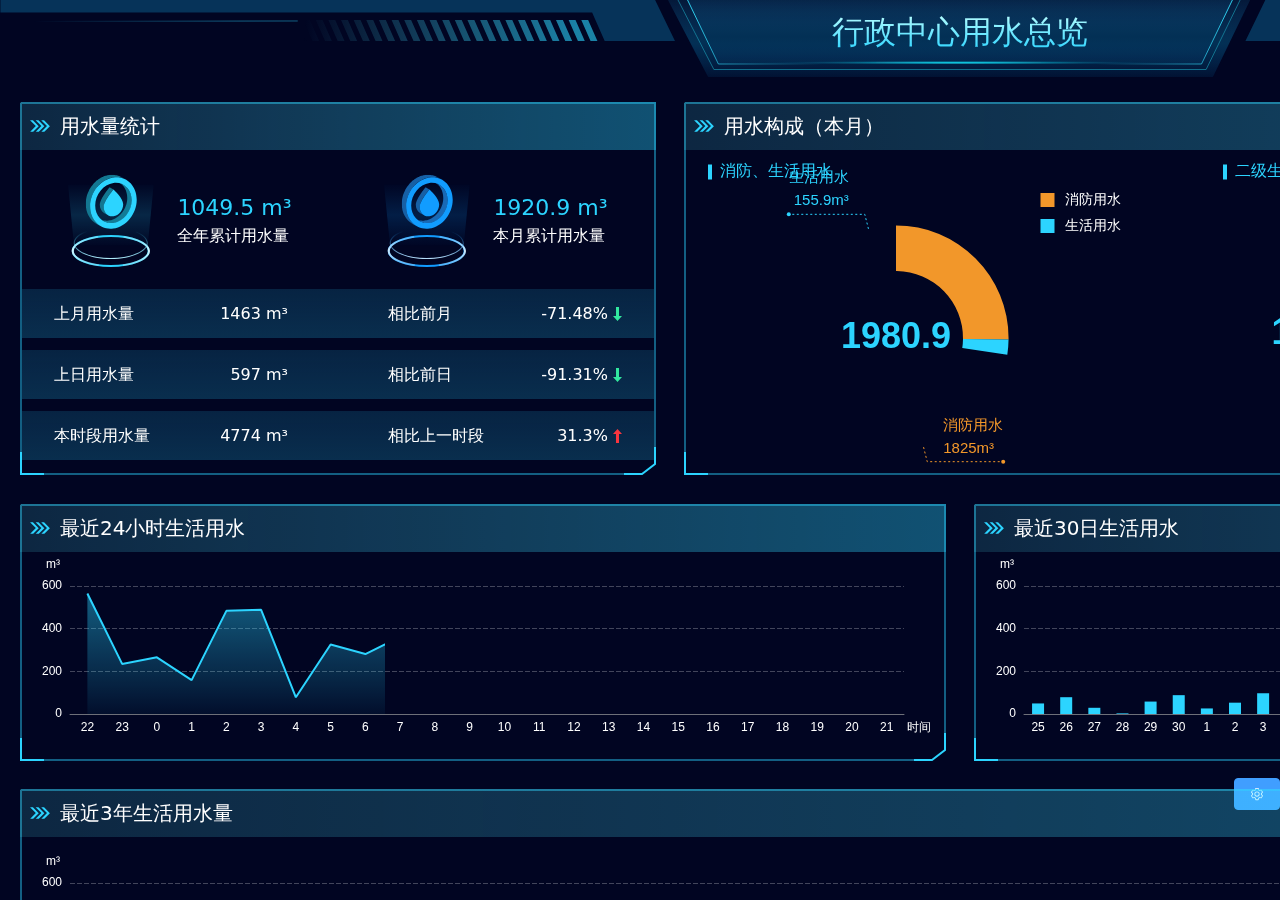
<file: demo1/index.html>
<!DOCTYPE html>
<html lang="en">
  <head>
    <meta charset="UTF-8" />
    <link rel="icon" href="/favicon.ico" />
    <meta name="viewport" content="width=device-width, initial-scale=1.0" />
    <title>海宁能耗</title>
    <script type="module" crossorigin src="/demo1/assets/index-ce16a8ef.js"></script>
    <link rel="stylesheet" href="/demo1/assets/index-19a83e5b.css">
  </head>
  <body>
    <div id="app"></div>
    
  </body>
</html>
</file>
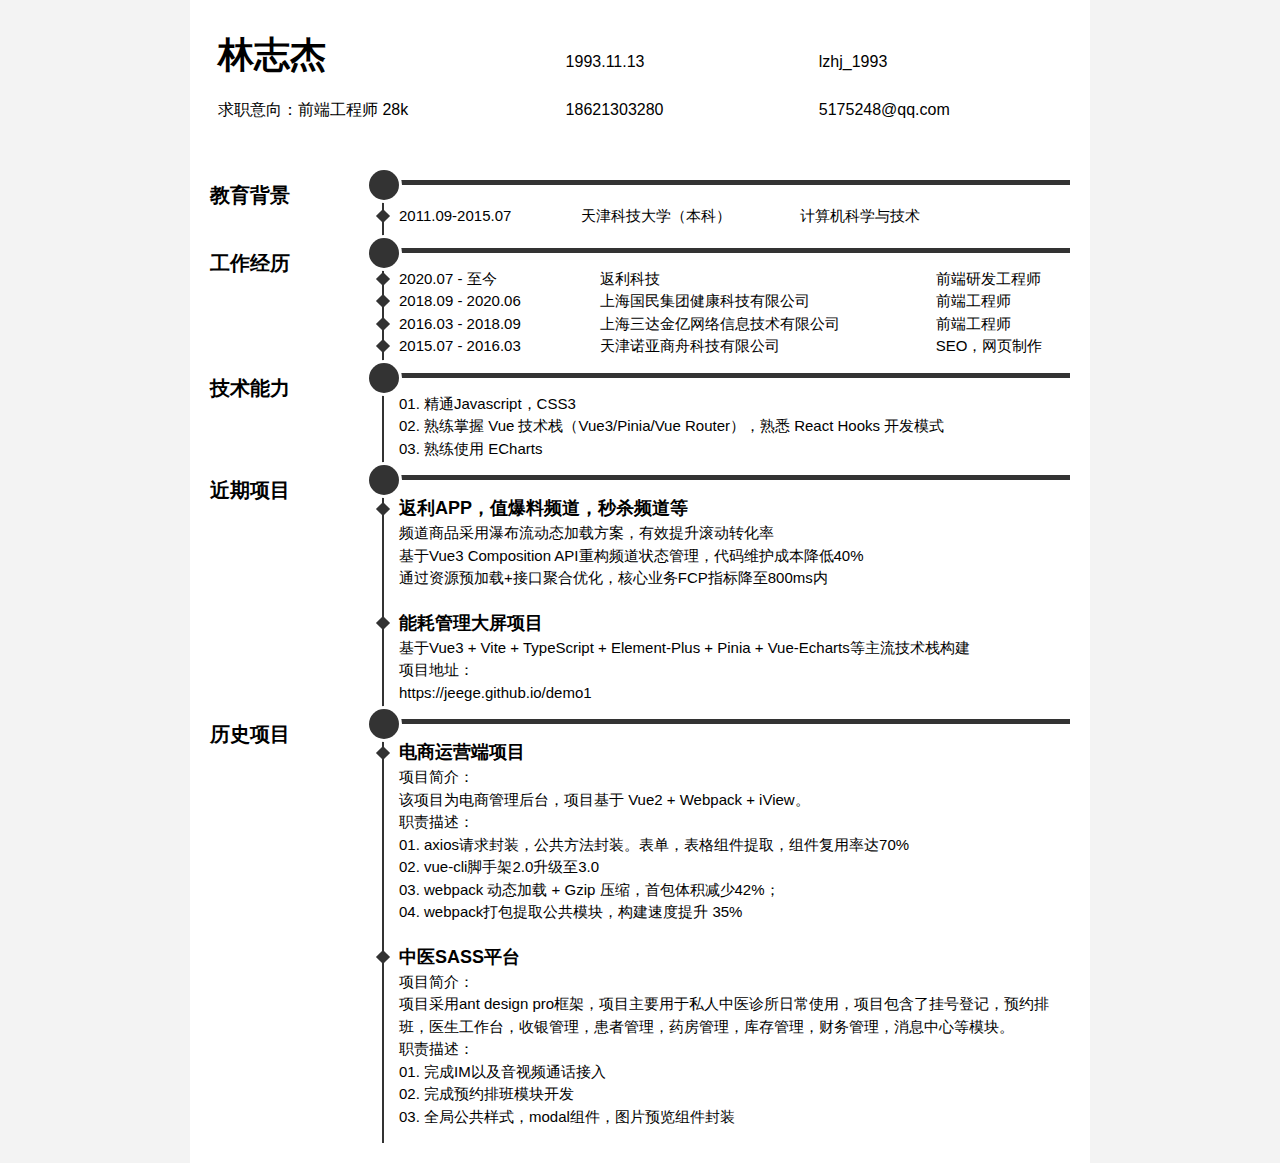
<file: resume/index.html>
<!DOCTYPE html>
<html lang="en">

<head>
  <meta charset="UTF-8">
  <meta name="viewport" content="width=device-width, initial-scale=1.0">
  <meta http-equiv="X-UA-Compatible" content="ie=edge">
  <title>个人简历</title>
  <link rel="stylesheet" href="./css/base.css">
  <link rel="stylesheet" href="./css/index.css">
  <link rel="stylesheet" href="//at.alicdn.com/t/font_786120_ne5sg5g7iz.css">
</head>

<body>
  <div class="main wrap">
    <div class="top-info">
      <div class="dt rbox baseline">
        <div class="name">
          <span>林志杰</span>
        </div>
        <div class="sage">
          <span>
            <i class="iconfont icon-man"></i>1993.11.13</span>
        </div>
        <div class="wei">
          <span>
            <i class="iconfont icon-wechat"></i>lzhj_1993</span>
        </div>
      </div>
      <div class="dt rbox baseline">
        <div class="aim">
          <span>求职意向：前端工程师 28k</span>
        </div>
        <div class="phone">
          <span>
            <i class="iconfont icon-phone"></i>18621303280</span>
        </div>
        <div class="email">
          <span>
            <i class="iconfont icon-mail"></i>5175248@qq.com</span>
        </div>
      </div>
    </div>
    <div class="main-info">
      <section class="edu-info">
        <div class="left-menu">
          <h3>教育背景</h3>
        </div>
        <div class="right-cont">
          <i class="iconfont icon-jiaoyujingli"></i>
          <div class="edu-cont list-square rbox vcenter space-between">
            <p>2011.09-2015.07</p>
            <p>天津科技大学（本科）</p>
            <p>计算机科学与技术</p>
          </div>
        </div>
      </section>
      <section class="edu-info">
        <div class="left-menu">
          <h3>工作经历</h3>
          <p class="time"></p>
        </div>
        <div class="right-cont">
          <i class="iconfont icon-gongzuojingli"></i>
          <div class="work-cont list-square rbox vcenter space-between">
            <p>2020.07 - 至今</p>
            <p>返利科技</p>
            <p>前端研发工程师</p>
          </div>
          <div class="work-cont list-square rbox vcenter space-between">
            <p>2018.09 - 2020.06</p>
            <p>上海国民集团健康科技有限公司</p>
            <p>前端工程师</p>
          </div>
          <div class="work-cont list-square rbox vcenter space-between">
            <p>2016.03 - 2018.09</p>
            <p>上海三达金亿网络信息技术有限公司</p>
            <p>前端工程师</p>
          </div>
          <div class="work-cont list-square rbox vcenter space-between">
            <p>2015.07 - 2016.03</p>
            <p>天津诺亚商舟科技有限公司</p>
            <p>SEO，网页制作</p>
          </div>
        </div>
      </section>
      <section class="skill-info">
        <div class="left-menu">
          <h3>技术能力</h3>
        </div>
        <div class="right-cont">
          <i class="iconfont icon-jineng"></i>
          <div class="skill-cont">
            <ol class="skill-list">
              <li>精通Javascript，CSS3</li>
              <li>熟练掌握 Vue 技术栈（Vue3/Pinia/Vue Router），熟悉 React Hooks 开发模式</li>
              <li>熟练使用 ECharts</li>
            </ol>
          </div>
        </div>
      </section>
      <section class="expre-info">
        <div class="left-menu">
          <h3>近期项目</h3>
        </div>
        <div class="right-cont">
          <i class="iconfont icon-xiangmujingli"></i>
          <div class="expre-cont ">
            <div class="pro-item">
              <p class="pro-tit list-square rbox vcenter">返利APP，值爆料频道，秒杀频道等</p>
              <p>频道商品采用瀑布流动态加载方案，有效提升滚动转化率</p>
              <p>基于Vue3 Composition API重构频道状态管理，代码维护成本降低40%</p>
              <p>通过资源预加载+接口聚合优化，核心业务FCP指标降至800ms内</p>
            </div>
            <div class="pro-item">
              <p class="pro-tit list-square rbox vcenter">能耗管理大屏项目</p>
              <p>基于Vue3 + Vite + TypeScript + Element-Plus + Pinia + Vue-Echarts等主流技术栈构建</p>
              <p>项目地址：</p>
              <p><a href="https://jeege.github.io/demo1" target="_blank">https://jeege.github.io/demo1</a></p>
            </div>
        </div>
      </section>
      <section class="expre-info">
        <div class="left-menu">
          <h3>历史项目</h3>
        </div>
        <div class="right-cont">
          <i class="iconfont icon-xiangmujingli"></i>
          <div class="expre-cont ">
            <div class="pro-item">
              <p class="pro-tit list-square rbox vcenter">电商运营端项目</p>
              <p>项目简介：</p>
              <p>该项目为电商管理后台，项目基于 Vue2 + Webpack + iView。</p>
              <p>职责描述：</p>
              <ol>
                <li>axios请求封装，公共方法封装。表单，表格组件提取，组件复用率达70%</li>
                <li>vue-cli脚手架2.0升级至3.0</li>
                <li>webpack 动态加载 + Gzip 压缩，首包体积减少42%；</li>
                <li>webpack打包提取公共模块，构建速度提升 35%</li>
              </ol>
            </div>
            <div class="pro-item">
              <p class="pro-tit list-square rbox vcenter">中医SASS平台</p>
              <p>项目简介：</p>
              <p>项目采用ant design pro框架，项目主要用于私人中医诊所日常使用，项目包含了挂号登记，预约排班，医生工作台，收银管理，患者管理，药房管理，库存管理，财务管理，消息中心等模块。</p>
              <p>职责描述：</p>
              <ol>
                <li>完成IM以及音视频通话接入</li>
                <li>完成预约排班模块开发</li>
                <li>全局公共样式，modal组件，图片预览组件封装</li>
              </ol>
            </div>
        </div>
      </section>

    </div>
  </div>
</body>

</html>
</file>
<file: demo1/assets/index-19a83e5b.css>
@charset "UTF-8";:root{--el-color-primary-rgb:64,158,255;--el-color-success-rgb:103,194,58;--el-color-warning-rgb:230,162,60;--el-color-danger-rgb:245,108,108;--el-color-error-rgb:245,108,108;--el-color-info-rgb:144,147,153;--el-font-size-extra-large:20px;--el-font-size-large:18px;--el-font-size-medium:16px;--el-font-size-base:14px;--el-font-size-small:13px;--el-font-size-extra-small:12px;--el-font-family:"Helvetica Neue",Helvetica,"PingFang SC","Hiragino Sans GB","Microsoft YaHei","微软雅黑",Arial,sans-serif;--el-font-weight-primary:500;--el-font-line-height-primary:24px;--el-index-normal:1;--el-index-top:1000;--el-index-popper:2000;--el-border-radius-base:4px;--el-border-radius-small:2px;--el-border-radius-round:20px;--el-border-radius-circle:100%;--el-transition-duration:.3s;--el-transition-duration-fast:.2s;--el-transition-function-ease-in-out-bezier:cubic-bezier(.645, .045, .355, 1);--el-transition-function-fast-bezier:cubic-bezier(.23, 1, .32, 1);--el-transition-all:all var(--el-transition-duration) var(--el-transition-function-ease-in-out-bezier);--el-transition-fade:opacity var(--el-transition-duration) var(--el-transition-function-fast-bezier);--el-transition-md-fade:transform var(--el-transition-duration) var(--el-transition-function-fast-bezier),opacity var(--el-transition-duration) var(--el-transition-function-fast-bezier);--el-transition-fade-linear:opacity var(--el-transition-duration-fast) linear;--el-transition-border:border-color var(--el-transition-duration-fast) var(--el-transition-function-ease-in-out-bezier);--el-transition-box-shadow:box-shadow var(--el-transition-duration-fast) var(--el-transition-function-ease-in-out-bezier);--el-transition-color:color var(--el-transition-duration-fast) var(--el-transition-function-ease-in-out-bezier);--el-component-size-large:40px;--el-component-size:32px;--el-component-size-small:24px;color-scheme:light;--el-color-white:#ffffff;--el-color-black:#000000;--el-color-primary:#409eff;--el-color-primary-light-3:#79bbff;--el-color-primary-light-5:#a0cfff;--el-color-primary-light-7:#c6e2ff;--el-color-primary-light-8:#d9ecff;--el-color-primary-light-9:#ecf5ff;--el-color-primary-dark-2:#337ecc;--el-color-success:#67c23a;--el-color-success-light-3:#95d475;--el-color-success-light-5:#b3e19d;--el-color-success-light-7:#d1edc4;--el-color-success-light-8:#e1f3d8;--el-color-success-light-9:#f0f9eb;--el-color-success-dark-2:#529b2e;--el-color-warning:#e6a23c;--el-color-warning-light-3:#eebe77;--el-color-warning-light-5:#f3d19e;--el-color-warning-light-7:#f8e3c5;--el-color-warning-light-8:#faecd8;--el-color-warning-light-9:#fdf6ec;--el-color-warning-dark-2:#b88230;--el-color-danger:#f56c6c;--el-color-danger-light-3:#f89898;--el-color-danger-light-5:#fab6b6;--el-color-danger-light-7:#fcd3d3;--el-color-danger-light-8:#fde2e2;--el-color-danger-light-9:#fef0f0;--el-color-danger-dark-2:#c45656;--el-color-error:#f56c6c;--el-color-error-light-3:#f89898;--el-color-error-light-5:#fab6b6;--el-color-error-light-7:#fcd3d3;--el-color-error-light-8:#fde2e2;--el-color-error-light-9:#fef0f0;--el-color-error-dark-2:#c45656;--el-color-info:#909399;--el-color-info-light-3:#b1b3b8;--el-color-info-light-5:#c8c9cc;--el-color-info-light-7:#dedfe0;--el-color-info-light-8:#e9e9eb;--el-color-info-light-9:#f4f4f5;--el-color-info-dark-2:#73767a;--el-bg-color:#ffffff;--el-bg-color-page:#f2f3f5;--el-bg-color-overlay:#ffffff;--el-text-color-primary:#303133;--el-text-color-regular:#606266;--el-text-color-secondary:#909399;--el-text-color-placeholder:#a8abb2;--el-text-color-disabled:#c0c4cc;--el-border-color:#dcdfe6;--el-border-color-light:#e4e7ed;--el-border-color-lighter:#ebeef5;--el-border-color-extra-light:#f2f6fc;--el-border-color-dark:#d4d7de;--el-border-color-darker:#cdd0d6;--el-fill-color:#f0f2f5;--el-fill-color-light:#f5f7fa;--el-fill-color-lighter:#fafafa;--el-fill-color-extra-light:#fafcff;--el-fill-color-dark:#ebedf0;--el-fill-color-darker:#e6e8eb;--el-fill-color-blank:#ffffff;--el-box-shadow:0px 12px 32px 4px rgba(0, 0, 0, .04),0px 8px 20px rgba(0, 0, 0, .08);--el-box-shadow-light:0px 0px 12px rgba(0, 0, 0, .12);--el-box-shadow-lighter:0px 0px 6px rgba(0, 0, 0, .12);--el-box-shadow-dark:0px 16px 48px 16px rgba(0, 0, 0, .08),0px 12px 32px rgba(0, 0, 0, .12),0px 8px 16px -8px rgba(0, 0, 0, .16);--el-disabled-bg-color:var(--el-fill-color-light);--el-disabled-text-color:var(--el-text-color-placeholder);--el-disabled-border-color:var(--el-border-color-light);--el-overlay-color:rgba(0, 0, 0, .8);--el-overlay-color-light:rgba(0, 0, 0, .7);--el-overlay-color-lighter:rgba(0, 0, 0, .5);--el-mask-color:rgba(255, 255, 255, .9);--el-mask-color-extra-light:rgba(255, 255, 255, .3);--el-border-width:1px;--el-border-style:solid;--el-border-color-hover:var(--el-text-color-disabled);--el-border:var(--el-border-width) var(--el-border-style) var(--el-border-color);--el-svg-monochrome-grey:var(--el-border-color)}.fade-in-linear-enter-active,.fade-in-linear-leave-active{transition:var(--el-transition-fade-linear)}.fade-in-linear-enter-from,.fade-in-linear-leave-to{opacity:0}.el-fade-in-linear-enter-active,.el-fade-in-linear-leave-active{transition:var(--el-transition-fade-linear)}.el-fade-in-linear-enter-from,.el-fade-in-linear-leave-to{opacity:0}.el-fade-in-enter-active,.el-fade-in-leave-active{transition:all var(--el-transition-duration) cubic-bezier(.55,0,.1,1)}.el-fade-in-enter-from,.el-fade-in-leave-active{opacity:0}.el-zoom-in-center-enter-active,.el-zoom-in-center-leave-active{transition:all var(--el-transition-duration) cubic-bezier(.55,0,.1,1)}.el-zoom-in-center-enter-from,.el-zoom-in-center-leave-active{opacity:0;transform:scaleX(0)}.el-zoom-in-top-enter-active,.el-zoom-in-top-leave-active{opacity:1;transform:scaleY(1);transition:var(--el-transition-md-fade);transform-origin:center top}.el-zoom-in-top-enter-active[data-popper-placement^=top],.el-zoom-in-top-leave-active[data-popper-placement^=top]{transform-origin:center bottom}.el-zoom-in-top-enter-from,.el-zoom-in-top-leave-active{opacity:0;transform:scaleY(0)}.el-zoom-in-bottom-enter-active,.el-zoom-in-bottom-leave-active{opacity:1;transform:scaleY(1);transition:var(--el-transition-md-fade);transform-origin:center bottom}.el-zoom-in-bottom-enter-from,.el-zoom-in-bottom-leave-active{opacity:0;transform:scaleY(0)}.el-zoom-in-left-enter-active,.el-zoom-in-left-leave-active{opacity:1;transform:scale(1);transition:var(--el-transition-md-fade);transform-origin:top left}.el-zoom-in-left-enter-from,.el-zoom-in-left-leave-active{opacity:0;transform:scale(.45)}.collapse-transition{transition:var(--el-transition-duration) height ease-in-out,var(--el-transition-duration) padding-top ease-in-out,var(--el-transition-duration) padding-bottom ease-in-out}.el-collapse-transition-enter-active,.el-collapse-transition-leave-active{transition:var(--el-transition-duration) max-height ease-in-out,var(--el-transition-duration) padding-top ease-in-out,var(--el-transition-duration) padding-bottom ease-in-out}.horizontal-collapse-transition{transition:var(--el-transition-duration) width ease-in-out,var(--el-transition-duration) padding-left ease-in-out,var(--el-transition-duration) padding-right ease-in-out}.el-list-enter-active,.el-list-leave-active{transition:all 1s}.el-list-enter-from,.el-list-leave-to{opacity:0;transform:translateY(-30px)}.el-list-leave-active{position:absolute!important}.el-opacity-transition{transition:opacity var(--el-transition-duration) cubic-bezier(.55,0,.1,1)}.el-icon-loading{animation:rotating 2s linear infinite}.el-icon--right{margin-left:5px}.el-icon--left{margin-right:5px}@keyframes rotating{0%{transform:rotate(0)}to{transform:rotate(360deg)}}.el-icon{--color:inherit;height:1em;width:1em;line-height:1em;display:inline-flex;justify-content:center;align-items:center;position:relative;fill:currentColor;color:var(--color);font-size:inherit}.el-icon.is-loading{animation:rotating 2s linear infinite}.el-icon svg{height:1em;width:1em}html,body{height:100%;width:100%}#app .content_wrap{color:#fff}html .el-message{--yh-bg-color-container: #242424;--yh-shadow-3: 0 16px 24px rgba(0, 0, 0, .14), 0 6px 30px rgba(0, 0, 0, 12%), 0 8px 10px rgba(0, 0, 0, 20%);--yh-shadow-inset-top: inset 0 .5px 0 #5e5e5e;--yh-shadow-inset-right: inset .5px 0 0 #5e5e5e;--yh-shadow-inset-bottom: inset 0 -.5px 0 #5e5e5e;--yh-shadow-inset-left: inset -.5px 0 0 #5e5e5e;--yh-text-color-primary: rgba(255, 255, 255, .9);--yh-brand-color: #0052d9;--yh-success-color: #059465;--yh-error-color: #c64751;--yh-warning-color: #cf6e2d;background-color:var(--yh-bg-color-container);box-shadow:var(--yh-shadow-3),var(--yh-shadow-inset-top),var(--yh-shadow-inset-right),var(--yh-shadow-inset-bottom),var(--yh-shadow-inset-left);border:none;color:var(--yh-text-color-primary);margin-top:90px}html .el-message .el-message__icon{font-size:20px}html .el-message.el-message--info .el-message__icon{color:var(--yh-brand-color)}html .el-message.el-message--success .el-message__icon{color:var(--yh-success-color)}html .el-message.el-message--warning .el-message__icon{color:var(--yh-warning-color)}html .el-message.el-message--error .el-message__icon{color:var(--yh-error-color)}html .el-message .el-message__content{color:var(--yh-text-color-primary)}.beautify-scroll-def{overflow-y:auto}.beautify-scroll-def::-webkit-scrollbar-thumb{background-color:#0e3b9600;background-clip:padding-box;border-radius:4px}.beautify-scroll-def:hover::-webkit-scrollbar-thumb{background-color:#0e3b9680;background-clip:padding-box;border-radius:4px}.beautify-scroll-def::-webkit-scrollbar-track-piece{background-color:transparent}.beautify-scroll-def::-webkit-scrollbar{width:8px;height:8px}.beautify-scroll-def::-webkit-scrollbar-thumb:hover{background-color:#0e3b96cc}.text-content{width:100%;display:flex;min-height:calc(100% - 60px);justify-content:space-between}.el-table.alarm-table{--el-table-text-color: #fff;--el-table-header-text-color: #fff;--el-table-bg-color: transparent;--el-table-header-bg-color: transparent;--el-table-tr-bg-color: transparent;--el-fill-color-light: rgba(44, 212, 255, .3);--el-fill-color-lighter: rgba(44, 212, 255, .15);--el-table-border-color: transparent;--el-table-border: none;overflow:unset}.el-table.alarm-table .alarm-table_header{height:48px;background:linear-gradient(90deg,rgba(87,236,255,.148) 0%,rgba(44,212,255,.37) 100%)}.el-table.alarm-table .el-table__body-wrapper{padding-right:20px;box-sizing:content-box}.el-table.alarm-table .el-table__body-wrapper .el-scrollbar{overflow:unset;--el-scrollbar-opacity: 1;--el-scrollbar-bg-color: #115173}.el-table.alarm-table .el-table__body-wrapper .el-scrollbar__bar{right:-18px;width:8px;background:#0e2b46}.el-date-editor{--el-text-color-primary: #2CD4FF;--el-text-color-placeholder: #2CD4FF;--el-border-radius-base: 0}.el-date-editor.el-input__wrapper{--el-input-bg-color: transparent;--el-input-border-color: rgba(44, 212, 255, .44);--el-border-color-hover: #2CD4FF;--el-input-focus-border-color: #2CD4FF}.el-date-editor.el-input__wrapper .el-range-input{--el-text-color-regular: #2cd4ff;font-size:14px}.el-date-editor .el-range__icon{order:1;margin-left:6px}.el-date-editor .el-range__close-icon{display:none}.el-picker__popper.el-popper{--el-bg-color-overlay: #010522;--el-datepicker-border-color: rgba(44, 212, 255, .44);--el-border-radius-base: 0;--el-popper-border-radius: 0;--el-color-primary: #fff;--el-fill-color-light: transparent}.el-picker__popper.el-popper .el-date-range-picker{--el-datepicker-icon-color: rgba(44, 212, 255, .44);--el-text-color-regular: #2cd4ff;--el-datepicker-inner-border-color: rgba(44, 212, 255, .44);--el-border-color-lighter: rgba(44, 212, 255, .44);--el-datepicker-hover-text-color: #2cd4ff;--el-datepicker-inrange-bg-color: rgba(41,197,238,.27);--el-datepicker-inrange-hover-bg-color: rgba(44, 212, 255, .44);--el-datepicker-active-color: rgba(44, 212, 255, .66);--el-datepicker-off-text-color: rgba(44, 212, 255, .44)}.el-scrollbar .el-scrollbar__bar.is-horizontal{--el-scrollbar-bg-color: #115173;--el-scrollbar-opacity: 1;--el-scrollbar-hover-bg-color: #1a7aad;--el-scrollbar-hover-opacity: 1;height:9px;background:#0E2B46;border-radius:8px}*,:before,:after{box-sizing:border-box;border-width:0;border-style:solid;border-color:currentColor}:before,:after{--tw-content: ""}html{line-height:1.5;-webkit-text-size-adjust:100%;-moz-tab-size:4;-o-tab-size:4;tab-size:4;font-family:ui-sans-serif,system-ui,-apple-system,BlinkMacSystemFont,Segoe UI,Roboto,Helvetica Neue,Arial,Noto Sans,sans-serif,"Apple Color Emoji","Segoe UI Emoji",Segoe UI Symbol,"Noto Color Emoji";font-feature-settings:normal;font-variation-settings:normal}body{margin:0;line-height:inherit}hr{height:0;color:inherit;border-top-width:1px}abbr:where([title]){-webkit-text-decoration:underline dotted;text-decoration:underline dotted}h1,h2,h3,h4,h5,h6{font-size:inherit;font-weight:inherit}a{color:inherit;text-decoration:inherit}b,strong{font-weight:bolder}code,kbd,samp,pre{font-family:ui-monospace,SFMono-Regular,Menlo,Monaco,Consolas,Liberation Mono,Courier New,monospace;font-size:1em}small{font-size:80%}sub,sup{font-size:75%;line-height:0;position:relative;vertical-align:baseline}sub{bottom:-.25em}sup{top:-.5em}table{text-indent:0;border-color:inherit;border-collapse:collapse}button,input,optgroup,select,textarea{font-family:inherit;font-feature-settings:inherit;font-variation-settings:inherit;font-size:100%;font-weight:inherit;line-height:inherit;color:inherit;margin:0;padding:0}button,select{text-transform:none}button,[type=button],[type=reset],[type=submit]{-webkit-appearance:button;background-color:transparent;background-image:none}:-moz-focusring{outline:auto}:-moz-ui-invalid{box-shadow:none}progress{vertical-align:baseline}::-webkit-inner-spin-button,::-webkit-outer-spin-button{height:auto}[type=search]{-webkit-appearance:textfield;outline-offset:-2px}::-webkit-search-decoration{-webkit-appearance:none}::-webkit-file-upload-button{-webkit-appearance:button;font:inherit}summary{display:list-item}blockquote,dl,dd,h1,h2,h3,h4,h5,h6,hr,figure,p,pre{margin:0}fieldset{margin:0;padding:0}legend{padding:0}ol,ul,menu{list-style:none;margin:0;padding:0}dialog{padding:0}textarea{resize:vertical}input::-moz-placeholder,textarea::-moz-placeholder{opacity:1;color:#9ca3af}input::placeholder,textarea::placeholder{opacity:1;color:#9ca3af}button,[role=button]{cursor:pointer}:disabled{cursor:default}img,svg,video,canvas,audio,iframe,embed,object{display:block;vertical-align:middle}img,video{max-width:100%;height:auto}[hidden]{display:none}*,:before,:after{--tw-border-spacing-x: 0;--tw-border-spacing-y: 0;--tw-translate-x: 0;--tw-translate-y: 0;--tw-rotate: 0;--tw-skew-x: 0;--tw-skew-y: 0;--tw-scale-x: 1;--tw-scale-y: 1;--tw-pan-x: ;--tw-pan-y: ;--tw-pinch-zoom: ;--tw-scroll-snap-strictness: proximity;--tw-gradient-from-position: ;--tw-gradient-via-position: ;--tw-gradient-to-position: ;--tw-ordinal: ;--tw-slashed-zero: ;--tw-numeric-figure: ;--tw-numeric-spacing: ;--tw-numeric-fraction: ;--tw-ring-inset: ;--tw-ring-offset-width: 0px;--tw-ring-offset-color: #fff;--tw-ring-color: rgb(59 130 246 / .5);--tw-ring-offset-shadow: 0 0 #0000;--tw-ring-shadow: 0 0 #0000;--tw-shadow: 0 0 #0000;--tw-shadow-colored: 0 0 #0000;--tw-blur: ;--tw-brightness: ;--tw-contrast: ;--tw-grayscale: ;--tw-hue-rotate: ;--tw-invert: ;--tw-saturate: ;--tw-sepia: ;--tw-drop-shadow: ;--tw-backdrop-blur: ;--tw-backdrop-brightness: ;--tw-backdrop-contrast: ;--tw-backdrop-grayscale: ;--tw-backdrop-hue-rotate: ;--tw-backdrop-invert: ;--tw-backdrop-opacity: ;--tw-backdrop-saturate: ;--tw-backdrop-sepia: }::backdrop{--tw-border-spacing-x: 0;--tw-border-spacing-y: 0;--tw-translate-x: 0;--tw-translate-y: 0;--tw-rotate: 0;--tw-skew-x: 0;--tw-skew-y: 0;--tw-scale-x: 1;--tw-scale-y: 1;--tw-pan-x: ;--tw-pan-y: ;--tw-pinch-zoom: ;--tw-scroll-snap-strictness: proximity;--tw-gradient-from-position: ;--tw-gradient-via-position: ;--tw-gradient-to-position: ;--tw-ordinal: ;--tw-slashed-zero: ;--tw-numeric-figure: ;--tw-numeric-spacing: ;--tw-numeric-fraction: ;--tw-ring-inset: ;--tw-ring-offset-width: 0px;--tw-ring-offset-color: #fff;--tw-ring-color: rgb(59 130 246 / .5);--tw-ring-offset-shadow: 0 0 #0000;--tw-ring-shadow: 0 0 #0000;--tw-shadow: 0 0 #0000;--tw-shadow-colored: 0 0 #0000;--tw-blur: ;--tw-brightness: ;--tw-contrast: ;--tw-grayscale: ;--tw-hue-rotate: ;--tw-invert: ;--tw-saturate: ;--tw-sepia: ;--tw-drop-shadow: ;--tw-backdrop-blur: ;--tw-backdrop-brightness: ;--tw-backdrop-contrast: ;--tw-backdrop-grayscale: ;--tw-backdrop-hue-rotate: ;--tw-backdrop-invert: ;--tw-backdrop-opacity: ;--tw-backdrop-saturate: ;--tw-backdrop-sepia: }.container{width:100%}@media (min-width: 640px){.container{max-width:640px}}@media (min-width: 768px){.container{max-width:768px}}@media (min-width: 1024px){.container{max-width:1024px}}@media (min-width: 1280px){.container{max-width:1280px}}@media (min-width: 1536px){.container{max-width:1536px}}.fixed{position:fixed}.absolute{position:absolute}.relative{position:relative}.bottom-0{bottom:0}.left-0{left:0}.left-full{left:100%}.right-4{right:1rem}.right-\[36px\]{right:36px}.top-0{top:0}.top-\[-13px\]{top:-13px}.top-\[116\.5px\]{top:116.5px}.top-\[219px\]{top:219px}.top-\[27\.5px\]{top:27.5px}.top-\[553px\]{top:553px}.top-\[670px\]{top:670px}.top-\[88px\]{top:88px}.z-10{z-index:10}.mx-4{margin-left:1rem;margin-right:1rem}.mb-5{margin-bottom:1.25rem}.mb-\[20px\]{margin-bottom:20px}.mb-\[27px\]{margin-bottom:27px}.mb-\[48px\]{margin-bottom:48px}.mb-\[57px\]{margin-bottom:57px}.mb-\[5px\]{margin-bottom:5px}.mb-\[68px\]{margin-bottom:68px}.mb-\[6px\]{margin-bottom:6px}.mb-\[73px\]{margin-bottom:73px}.mb-\[7px\]{margin-bottom:7px}.mb-\[8px\]{margin-bottom:8px}.ml-1{margin-left:.25rem}.ml-\[26px\]{margin-left:26px}.ml-\[5px\]{margin-left:5px}.ml-\[695px\]{margin-left:695px}.mr-2{margin-right:.5rem}.mr-3{margin-right:.75rem}.mr-6{margin-right:1.5rem}.mr-\[100px\]{margin-right:100px}.mr-\[10px\]{margin-right:10px}.mr-\[129px\]{margin-right:129px}.mr-\[13px\]{margin-right:13px}.mr-\[223px\]{margin-right:223px}.mr-\[27px\]{margin-right:27px}.mr-\[28px\]{margin-right:28px}.mr-\[55px\]{margin-right:55px}.mr-\[56px\]{margin-right:56px}.mr-\[66px\]{margin-right:66px}.mr-\[75px\]{margin-right:75px}.mr-\[8px\]{margin-right:8px}.mt-1{margin-top:.25rem}.mt-2{margin-top:.5rem}.mt-\[-207px\]{margin-top:-207px}.mt-\[-86px\]{margin-top:-86px}.mt-\[-9px\]{margin-top:-9px}.mt-\[14px\]{margin-top:14px}.mt-\[186px\]{margin-top:186px}.mt-\[35px\]{margin-top:35px}.box-border{box-sizing:border-box}.block{display:block}.flex{display:flex}.table{display:table}.grid{display:grid}.hidden{display:none}.h-\[108px\]{height:108px}.h-\[117px\]{height:117px}.h-\[122px\]{height:122px}.h-\[149px\]{height:149px}.h-\[175px\]{height:175px}.h-\[190px\]{height:190px}.h-\[199px\]{height:199px}.h-\[219px\]{height:219px}.h-\[259px\]{height:259px}.h-\[27px\]{height:27px}.h-\[305px\]{height:305px}.h-\[32px\]{height:32px}.h-\[39px\]{height:39px}.h-\[401px\]{height:401px}.h-\[405\.5px\]{height:405.5px}.h-\[407\.5px\]{height:407.5px}.h-\[468px\]{height:468px}.h-\[490\.5px\]{height:490.5px}.h-\[51px\]{height:51px}.h-\[60px\]{height:60px}.h-\[647px\]{height:647px}.h-\[70px\]{height:70px}.h-full{height:100%}.min-h-\[39px\]{min-height:39px}.\!w-\[227px\]{width:227px!important}.w-\[102px\]{width:102px}.w-\[117px\]{width:117px}.w-\[165px\]{width:165px}.w-\[188px\]{width:188px}.w-\[241px\]{width:241px}.w-\[280px\]{width:280px}.w-\[312px\]{width:312px}.w-\[313px\]{width:313px}.w-\[373px\]{width:373px}.w-\[382px\]{width:382px}.w-\[390px\]{width:390px}.w-\[440px\]{width:440px}.w-\[490px\]{width:490px}.w-\[49px\]{width:49px}.w-\[598px\]{width:598px}.w-\[67px\]{width:67px}.w-\[76px\]{width:76px}.w-\[87px\]{width:87px}.w-\[909px\]{width:909px}.w-full{width:100%}.flex-1{flex:1 1 0%}.flex-shrink{flex-shrink:1}.flex-shrink-0,.shrink-0{flex-shrink:0}.flex-grow{flex-grow:1}.\!grow-0{flex-grow:0!important}.translate-x-\[-20px\]{--tw-translate-x: -20px;transform:translate(var(--tw-translate-x),var(--tw-translate-y)) rotate(var(--tw-rotate)) skew(var(--tw-skew-x)) skewY(var(--tw-skew-y)) scaleX(var(--tw-scale-x)) scaleY(var(--tw-scale-y))}.rotate-180{--tw-rotate: 180deg;transform:translate(var(--tw-translate-x),var(--tw-translate-y)) rotate(var(--tw-rotate)) skew(var(--tw-skew-x)) skewY(var(--tw-skew-y)) scaleX(var(--tw-scale-x)) scaleY(var(--tw-scale-y))}.transform{transform:translate(var(--tw-translate-x),var(--tw-translate-y)) rotate(var(--tw-rotate)) skew(var(--tw-skew-x)) skewY(var(--tw-skew-y)) scaleX(var(--tw-scale-x)) scaleY(var(--tw-scale-y))}.cursor-pointer{cursor:pointer}.resize{resize:both}.flex-col{flex-direction:column}.items-center{align-items:center}.justify-center{justify-content:center}.justify-between{justify-content:space-between}.rounded{border-radius:.25rem}.border{border-width:1px}.border-2{border-width:2px}.border-y-2{border-top-width:2px;border-bottom-width:2px}.border-l-0{border-left-width:0px}.border-l-2{border-left-width:2px}.border-\[\#1B7799\]{--tw-border-opacity: 1;border-color:rgb(27 119 153 / var(--tw-border-opacity))}.border-primary{--tw-border-opacity: 1;border-color:rgb(44 212 255 / var(--tw-border-opacity))}.border-opacity-40{--tw-border-opacity: .4}.border-opacity-\[0\.44\]{--tw-border-opacity: .44}.bg-\[\#010522\]{--tw-bg-opacity: 1;background-color:rgb(1 5 34 / var(--tw-bg-opacity))}.bg-\[\#29C5EE\]{--tw-bg-opacity: 1;background-color:rgb(41 197 238 / var(--tw-bg-opacity))}.bg-primary{--tw-bg-opacity: 1;background-color:rgb(44 212 255 / var(--tw-bg-opacity))}.bg-opacity-40{--tw-bg-opacity: .4}.bg-opacity-80{--tw-bg-opacity: .8}.bg-opacity-\[0\.27\]{--tw-bg-opacity: .27}.px-\[10px\]{padding-left:10px;padding-right:10px}.px-\[12px\]{padding-left:12px;padding-right:12px}.px-\[22px\]{padding-left:22px;padding-right:22px}.px-\[5px\]{padding-left:5px;padding-right:5px}.px-\[6px\]{padding-left:6px;padding-right:6px}.py-4{padding-top:1rem;padding-bottom:1rem}.py-\[11px\]{padding-top:11px;padding-bottom:11px}.py-\[5px\]{padding-top:5px;padding-bottom:5px}.py-\[6px\]{padding-top:6px;padding-bottom:6px}.py-\[7px\]{padding-top:7px;padding-bottom:7px}.py-\[8px\]{padding-top:8px;padding-bottom:8px}.pb-\[5px\]{padding-bottom:5px}.pl-\[110px\]{padding-left:110px}.pl-\[12px\]{padding-left:12px}.pl-\[26px\]{padding-left:26px}.pl-\[42px\]{padding-left:42px}.pl-\[95px\]{padding-left:95px}.pl-\[9px\]{padding-left:9px}.pr-7{padding-right:1.75rem}.pr-\[111px\]{padding-right:111px}.pr-\[11px\]{padding-right:11px}.pr-\[31px\]{padding-right:31px}.pr-\[32px\]{padding-right:32px}.pt-5{padding-top:1.25rem}.pt-\[8px\]{padding-top:8px}.text-center{text-align:center}.\!text-base{font-size:1rem!important;line-height:1.5rem!important}.\!text-lg{font-size:1.125rem!important;line-height:1.75rem!important}.text-base{font-size:1rem;line-height:1.5rem}.text-sm{font-size:.875rem;line-height:1.25rem}.font-medium{font-weight:500}.leading-\[21px\]{line-height:21px}.leading-none{line-height:1}.text-\[\#0A2D4C\]{--tw-text-opacity: 1;color:rgb(10 45 76 / var(--tw-text-opacity))}.text-\[\#184E67\]{--tw-text-opacity: 1;color:rgb(24 78 103 / var(--tw-text-opacity))}.text-primary{--tw-text-opacity: 1;color:rgb(44 212 255 / var(--tw-text-opacity))}.opacity-0{opacity:0}.opacity-100{opacity:1}.filter{filter:var(--tw-blur) var(--tw-brightness) var(--tw-contrast) var(--tw-grayscale) var(--tw-hue-rotate) var(--tw-invert) var(--tw-saturate) var(--tw-sepia) var(--tw-drop-shadow)}.transition{transition-property:color,background-color,border-color,text-decoration-color,fill,stroke,opacity,box-shadow,transform,filter,-webkit-backdrop-filter;transition-property:color,background-color,border-color,text-decoration-color,fill,stroke,opacity,box-shadow,transform,filter,backdrop-filter;transition-property:color,background-color,border-color,text-decoration-color,fill,stroke,opacity,box-shadow,transform,filter,backdrop-filter,-webkit-backdrop-filter;transition-timing-function:cubic-bezier(.4,0,.2,1);transition-duration:.15s}.transition-transform{transition-property:transform;transition-timing-function:cubic-bezier(.4,0,.2,1);transition-duration:.15s}.duration-100{transition-duration:.1s}.duration-500{transition-duration:.5s}.ease-in{transition-timing-function:cubic-bezier(.4,0,1,1)}.last\:border-r-2:last-child{border-right-width:2px}
</file>
<file: resume/css/base.css>
* {
  padding: 0;
  box-sizing: border-box;
  -webkit-tap-highlight-color: transparent;
}
body {
  font-size: 16px;
  line-height: 1.5;
  font-family: Arial,'Microsoft YaHei','SimSun';
}
a {
  display: inline-block;
}
a:hover{
  color: #009cf3;
}
img{
  display: inline-block;
  vertical-align: top;
}

input,
select,
textarea {
  font-size: 100%
}

input[type="submit"],
input[type="reset"],
input[type="button"],
input {
  -webkit-appearance: none;
  resize: none;
}

table {
  border-collapse: collapse;
  border-spacing: 0;
}

img {
  border: 0;
}

em,
th {
  font-style: normal;
  font-weight: normal;
}

li {
  list-style: none;
}

th {
  text-align: left;
}

body,
h1,
h2,
h3,
h4,
p,
form {
  margin: 0;
  font-size: 100%;
  font-weight: normal;
}

ul,dl,dd {
  margin: 0;
  padding: 0;
}

q:before,
q:after {
  content: '';
}

a {
  text-decoration: none;
  color: inherit;
}

.clearfix:after {
  content: "";
  display: block;
  visibility: hidden;
  height: 0;
  clear: both;
}

.clearfix {
  zoom: 1;
}

.fl {
  float: left;
}

.fr {
  float: right;
}
.rbox {
  display: -webkit-box;
  display: -ms-flexbox;
  display: flex;
  -webkit-box-orient: horizontal;
  -webkit-box-direction: normal;
  -ms-flex-flow: row;
  flex-flow: row;
}

.cbox {
  display: -webkit-box;
  display: -ms-flexbox;
  display: flex;
  -webkit-box-orient: vertical;
  -webkit-box-direction: normal;
  -ms-flex-flow: column;
  flex-flow: column;
}

.vcenter {
  -webkit-box-align: center;
  -ms-flex-align: center;
  align-items: center;
}
.baseline{
  -webkit-box-align: baseline;
  -ms-flex-align: baseline;
  align-items: baseline;
}

.pcenter {
  -webkit-box-pack: center;
  -ms-flex-pack: center;
  justify-content: center;
}

.space-between {
  -webkit-box-pack: justify;
  -ms-flex-pack: justify;
  justify-content: space-between;
}
.flex-start{
  -webkit-box-pack: start;
      -ms-flex-pack: start;
          justify-content: flex-start;
}
.wrap {
  -ms-flex-wrap: wrap;
  flex-wrap: wrap;
}
.mt5 {
  margin-top: 0.05rem;
}
.mt10 {
  margin-top: 0.1rem;
}
.mt20 {
  margin-top: 0.2rem;
}
.mt30 {
  margin-top: 0.3rem;
}
.nbb{
  border-bottom: 0 !important;
}
.h100{
  height: 100%;
}
.line1,.line2{
  display: -webkit-box;
  -webkit-box-orient: vertical;
  overflow: hidden;
}
.line1{
  -webkit-line-clamp: 1;
}
.line2{
  -webkit-line-clamp: 2;
}
.text-center{
  text-align: center;
}
.mshow{
  display: none !important;
}

::-webkit-scrollbar {
  width:10px;
}
::-webkit-scrollbar-track{
  background:#fff;
  border-radius:10px;
  -webkit-border-radius:10px;
  -moz-border-radius:10px;
  -ms-border-radius:10px;
  -o-border-radius:10px;
}
::-webkit-scrollbar-track-piece {
  background: #fff;
  border-radius:10px;
}
::-webkit-scrollbar-thumb{
  background-color: rgba(0, 0, 0, .5);
  border-radius: 10px;
  border: 2px solid #ffffff;
}
::-webkit-scrollbar-corner {
  background:transparent;
}
::-webkit-scrollbar-resizer  {
  background:transparent;
}
@media screen and (max-width: 480px){
  .mhidden{
      display: none !important;
  }
  .mshow{
      display: block !important;
  }
}
</file>
<file: resume/css/index.css>
body{
  background-color: #f3f3f3;
}
.main{
  background-color: #fff;
}
.wrap{
  width: 900px;
  margin: 0 auto;
  padding: 20px;
}
.top-info{
  padding-bottom: 10px;
}
.dt{
  padding: 8px;
}
.dt>div{
  width: 30%;
}
.dt>div:first-child{
  width: 40%;
}
.dt>div i.iconfont{
  margin-right: 10px;
}
.name span{
  font-size: 36px;
  font-weight: 600;
}
.border-bottom{
  border-bottom: 5px solid #666;
}
.main-info{
  padding-top: 40px;
}
.main-info>section{
  display: -webkit-box;
  display: -ms-flexbox;
  display: flex;
  -webkit-box-orient: horizontal;
  -webkit-box-direction: normal;
  -ms-flex-flow: row;
  flex-flow: row;
}
.main-info .left-menu{
  width: 20%;
}
.main-info .left-menu h3{
  font-size: 20px;
  font-weight: 600;
}
.main-info .left-menu .time{
  font-size: 14px;
}
.main-info .right-cont{
  position: relative;
  width: 80%;
  padding-top: 15px;
  padding-left: 15px;
  padding-bottom: 15px;
  font-size: 15px;
  border-left: 2px solid #333;
  border-top: 5px solid #333;
}
.main-info .right-cont i.iconfont{
  position: absolute;
  left: -15px;
  top: -15px;
  font-size:24px;
  color: #fff;
  width: 30px;
  height: 30px;
  text-align: center;
  line-height: 30px;
  background-color: #333;
  border-radius: 15px;
  box-shadow: 0 0 0 3px #fff;
}
.edu-cont{
  padding: 5px 150px 5px 0;
}
.work-cont p:first-child{
  width: 30%;
}
.work-cont p:nth-child(2){
  width: 50%;
}
.work-cont p:nth-child(3){
  width: 20%;
}
.list-square::before{
  content: "";
  position: absolute;
  left: -4px;
  width: 6px;
  height: 6px;
  background-color: #333;
  box-shadow: 0 0 0 2px #333;
  transform: rotate(45deg);
}
.right-cont ol{
  margin: 0;
}
.right-cont ol li{
  list-style: decimal-leading-zero;
  list-style-position: inside;
}
.eval-info .right-cont{
  padding-bottom: 0;
}
.pro-item {
  margin-bottom: 20px;
}
.pro-item:last-child{
  margin-bottom: 0;
}
.pro-item .pro-tit {
  font-size: 18px;
  font-weight: 600;
}
</file>
